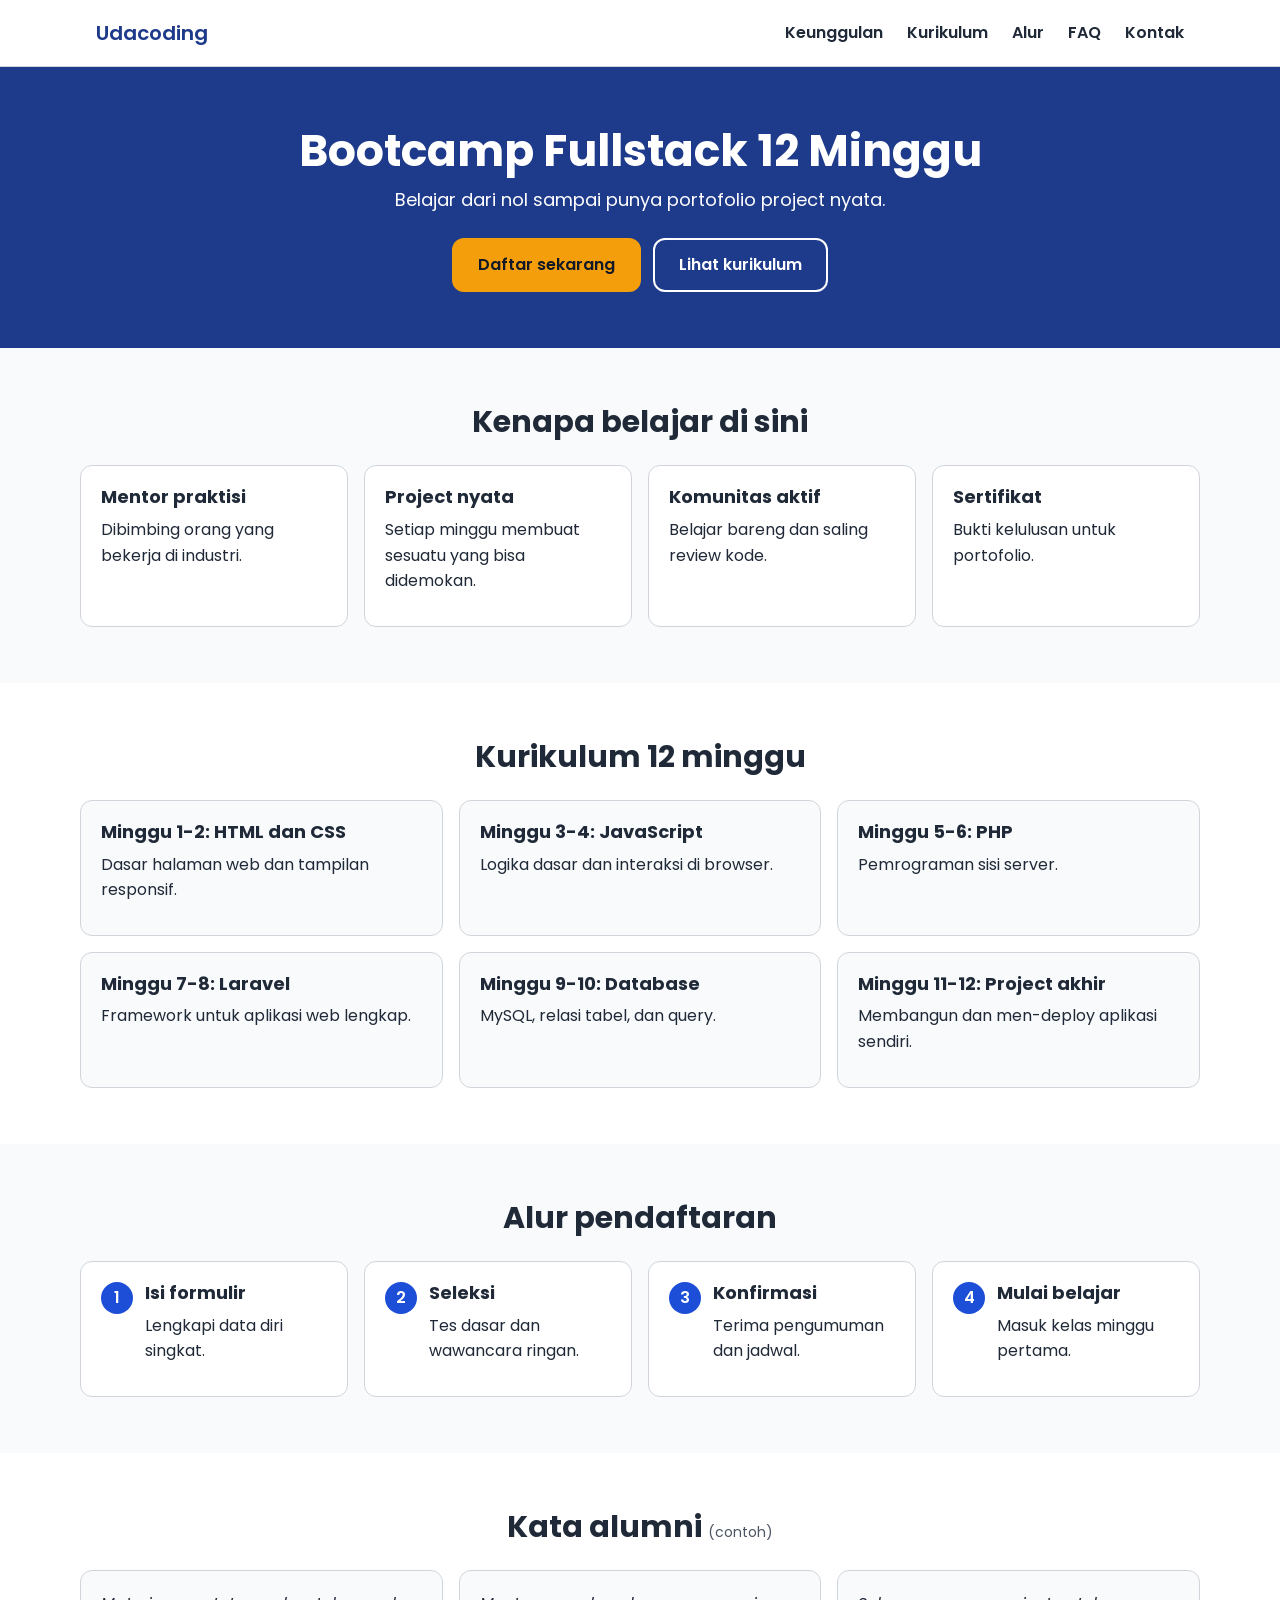
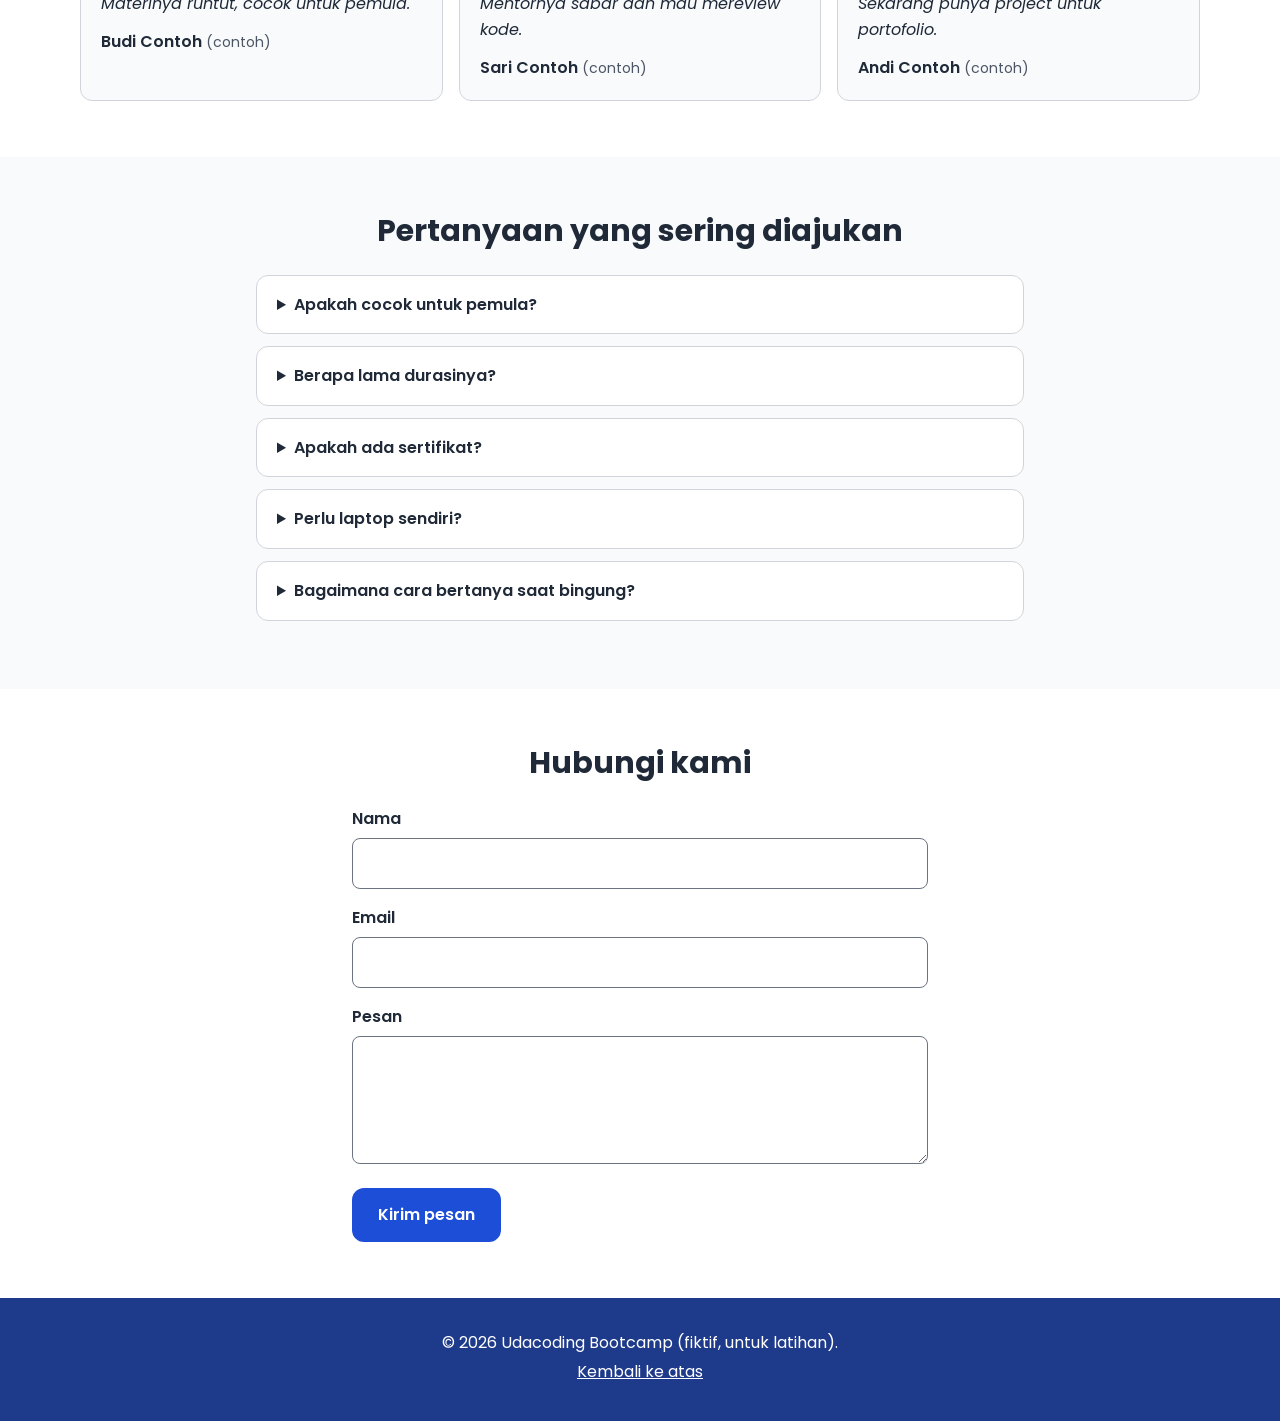
<file: minggu-1/landing-page/index.html>
<!DOCTYPE html>
<html lang="id">
<head>
  <meta charset="UTF-8">
  <meta name="viewport" content="width=device-width, initial-scale=1.0">
  <meta name="description" content="Landing page fiktif Udacoding Bootcamp Fullstack 12 Minggu.">
  <title>Udacoding Bootcamp Fullstack 12 Minggu</title>

  <!-- Google Fonts (ganti Poppins kalau mau font lain) -->
  <link rel="preconnect" href="https://fonts.googleapis.com">
  <link rel="preconnect" href="https://fonts.gstatic.com" crossorigin>
  <link href="https://fonts.googleapis.com/css2?family=Poppins:wght@400;600&display=swap" rel="stylesheet">

  <!-- CSS di file terpisah -->
  <link rel="stylesheet" href="style.css">
</head>
<body>

  <!-- ========== NAVBAR ========== -->
  <header class="header">
    <nav class="navbar" aria-label="Navigasi utama">
      <a href="#beranda" class="logo">Udacoding</a>

      <!-- Hamburger tanpa JavaScript: checkbox + label -->
      <input type="checkbox" id="menu-toggle" class="menu-toggle">
      <label for="menu-toggle" class="hamburger" aria-label="Buka menu">&#9776;</label>

      <ul class="menu">
        <li><a href="#keunggulan">Keunggulan</a></li>
        <li><a href="#kurikulum">Kurikulum</a></li>
        <li><a href="#alur">Alur</a></li>
        <li><a href="#faq">FAQ</a></li>
        <li><a href="#kontak">Kontak</a></li>
      </ul>
    </nav>
  </header>

  <main>

    <!-- ========== HERO (satu-satunya H1) ========== -->
    <section id="beranda" class="hero">
      <h1>Bootcamp Fullstack 12 Minggu</h1>
      <p>Belajar dari nol sampai punya portofolio project nyata.</p>
      <div class="hero-cta">
        <a href="#kontak" class="btn btn-utama">Daftar sekarang</a>
        <a href="#kurikulum" class="btn btn-sekunder">Lihat kurikulum</a>
      </div>
    </section>

    <!-- ========== 4 CARD KEUNGGULAN (Flexbox) ========== -->
    <section id="keunggulan" class="keunggulan">
      <h2>Kenapa belajar di sini</h2>
      <div class="keunggulan-list">
        <article class="card">
          <h3>Mentor praktisi</h3>
          <p>Dibimbing orang yang bekerja di industri.</p>
        </article>
        <article class="card">
          <h3>Project nyata</h3>
          <p>Setiap minggu membuat sesuatu yang bisa didemokan.</p>
        </article>
        <article class="card">
          <h3>Komunitas aktif</h3>
          <p>Belajar bareng dan saling review kode.</p>
        </article>
        <article class="card">
          <h3>Sertifikat</h3>
          <p>Bukti kelulusan untuk portofolio.</p>
        </article>
      </div>
    </section>

    <!-- ========== 6 CARD KURIKULUM (CSS Grid: 3/2/1 kolom) ========== -->
    <section id="kurikulum" class="kurikulum">
      <h2>Kurikulum 12 minggu</h2>
      <div class="kurikulum-grid">
        <article class="card">
          <h3>Minggu 1-2: HTML dan CSS</h3>
          <p>Dasar halaman web dan tampilan responsif.</p>
        </article>
        <article class="card">
          <h3>Minggu 3-4: JavaScript</h3>
          <p>Logika dasar dan interaksi di browser.</p>
        </article>
        <article class="card">
          <h3>Minggu 5-6: PHP</h3>
          <p>Pemrograman sisi server.</p>
        </article>
        <article class="card">
          <h3>Minggu 7-8: Laravel</h3>
          <p>Framework untuk aplikasi web lengkap.</p>
        </article>
        <article class="card">
          <h3>Minggu 9-10: Database</h3>
          <p>MySQL, relasi tabel, dan query.</p>
        </article>
        <article class="card">
          <h3>Minggu 11-12: Project akhir</h3>
          <p>Membangun dan men-deploy aplikasi sendiri.</p>
        </article>
      </div>
    </section>

    <!-- ========== ALUR PENDAFTARAN (4 langkah) ========== -->
    <section id="alur" class="alur">
      <h2>Alur pendaftaran</h2>
      <ol class="alur-list">
        <li><h3>Isi formulir</h3><p>Lengkapi data diri singkat.</p></li>
        <li><h3>Seleksi</h3><p>Tes dasar dan wawancara ringan.</p></li>
        <li><h3>Konfirmasi</h3><p>Terima pengumuman dan jadwal.</p></li>
        <li><h3>Mulai belajar</h3><p>Masuk kelas minggu pertama.</p></li>
      </ol>
    </section>

    <!-- ========== 3 TESTIMONI (nama fiktif, label "contoh") ========== -->
    <section id="testimoni" class="testimoni">
      <h2>Kata alumni <span class="label-contoh">(contoh)</span></h2>
      <div class="testimoni-list">
        <figure class="card">
          <blockquote>Materinya runtut, cocok untuk pemula.</blockquote>
          <figcaption>Budi Contoh <span class="label-contoh">(contoh)</span></figcaption>
        </figure>
        <figure class="card">
          <blockquote>Mentornya sabar dan mau mereview kode.</blockquote>
          <figcaption>Sari Contoh <span class="label-contoh">(contoh)</span></figcaption>
        </figure>
        <figure class="card">
          <blockquote>Sekarang punya project untuk portofolio.</blockquote>
          <figcaption>Andi Contoh <span class="label-contoh">(contoh)</span></figcaption>
        </figure>
      </div>
    </section>

    <!-- ========== FAQ (details dan summary, minimal 5) ========== -->
    <section id="faq" class="faq">
      <h2>Pertanyaan yang sering diajukan</h2>
      <details>
        <summary>Apakah cocok untuk pemula?</summary>
        <p>Ya, materi dimulai dari dasar.</p>
      </details>
      <details>
        <summary>Berapa lama durasinya?</summary>
        <p>12 minggu.</p>
      </details>
      <details>
        <summary>Apakah ada sertifikat?</summary>
        <p>Ada, setelah menyelesaikan project akhir.</p>
      </details>
      <details>
        <summary>Perlu laptop sendiri?</summary>
        <p>Ya, dengan spesifikasi standar sudah cukup.</p>
      </details>
      <details>
        <summary>Bagaimana cara bertanya saat bingung?</summary>
        <p>Lewat grup komunitas dan sesi tanya jawab mentor.</p>
      </details>
    </section>

    <!-- ========== FORM KONTAK (validasi HTML5) ========== -->
    <section id="kontak" class="kontak">
      <h2>Hubungi kami</h2>
      <form action="#" method="post" class="form">
        <div class="form-group">
          <label for="nama">Nama</label>
          <input type="text" id="nama" name="nama" required minlength="3" autocomplete="name">
        </div>
        <div class="form-group">
          <label for="email">Email</label>
          <input type="email" id="email" name="email" required autocomplete="email">
        </div>
        <div class="form-group">
          <label for="pesan">Pesan</label>
          <textarea id="pesan" name="pesan" rows="4" required minlength="10"></textarea>
        </div>
        <button type="submit" class="btn btn-utama">Kirim pesan</button>
      </form>
    </section>

  </main>

  <!-- ========== FOOTER ========== -->
  <footer class="footer">
    <p>&copy; 2026 Udacoding Bootcamp (fiktif, untuk latihan).</p>
    <p><a href="#beranda">Kembali ke atas</a></p>
  </footer>

</body>
</html>
</file>
<file: minggu-1/landing-page/style.css>
/* ==========================================================
   1. VARIABLES (ganti nilai di sini, seluruh halaman ikut berubah)
   ========================================================== */
:root {
  --warna-utama: #1d4ed8;
  --warna-utama-gelap: #1e3a8a;
  --warna-aksen: #f59e0b;
  --warna-teks: #1f2937;
  --warna-teks-redup: #4b5563;
  --warna-latar: #f8fafc;
  --warna-putih: #ffffff;
  --warna-garis: #d1d5db;

  --font-utama: "Poppins", system-ui, sans-serif;
  --radius: 0.75rem;
  --jarak: 1rem;
  --lebar-maks: 70rem;
}

/* ==========================================================
   2. RESET DAN DASAR
   ========================================================== */
*,
*::before,
*::after {
  box-sizing: border-box;
}

html {
  scroll-behavior: smooth;
  scroll-padding-top: 4.5rem; /* supaya judul tidak tertutup navbar sticky */
}

@media (prefers-reduced-motion: reduce) {
  html { scroll-behavior: auto; }
}

body {
  margin: 0;
  font-family: var(--font-utama);
  font-size: 1rem;
  line-height: 1.6;
  color: var(--warna-teks);
  background: var(--warna-latar);
}

img { max-width: 100%; height: auto; }

h1, h2, h3 { line-height: 1.25; margin: 0 0 0.5rem; }
h1 { font-size: 2rem; }
h2 { font-size: 1.5rem; text-align: center; margin-bottom: 1.5rem; }
h3 { font-size: 1.125rem; }
p  { margin: 0 0 0.75rem; }

a { color: var(--warna-utama); }

/* Fokus keyboard terlihat jelas (penting untuk Accessibility) */
a:focus-visible,
button:focus-visible,
summary:focus-visible,
input:focus-visible,
textarea:focus-visible {
  outline: 3px solid var(--warna-aksen);
  outline-offset: 2px;
}

/* Padding kiri-kanan section: rapi di mobile, terpusat di layar lebar */
main > section {
  padding: 3rem max(var(--jarak), calc((100% - var(--lebar-maks)) / 2));
}

/* ==========================================================
   3. KOMPONEN UMUM: tombol dan card
   ========================================================== */
.btn {
  display: inline-block;
  padding: 0.75rem 1.5rem;
  border: 2px solid var(--warna-utama);
  border-radius: var(--radius);
  font: inherit;
  font-weight: 600;
  text-align: center;
  text-decoration: none;
  cursor: pointer;
}

.btn-utama {
  background: var(--warna-utama);
  color: var(--warna-putih);
}
.btn-utama:hover { background: var(--warna-utama-gelap); border-color: var(--warna-utama-gelap); }

.btn-sekunder {
  background: transparent;
  color: var(--warna-utama);
}
.btn-sekunder:hover { background: var(--warna-utama); color: var(--warna-putih); }

.card {
  margin: 0;
  padding: 1.25rem;
  background: var(--warna-putih);
  border: 1px solid var(--warna-garis);
  border-radius: var(--radius);
}

.label-contoh {
  font-size: 0.875rem;
  font-weight: 400;
  color: var(--warna-teks-redup);
}

/* ==========================================================
   4. NAVBAR STICKY + HAMBURGER (mobile dulu)
   ========================================================== */
.header {
  position: sticky;
  top: 0;
  z-index: 100;
  background: var(--warna-putih);
  border-bottom: 1px solid var(--warna-garis);
}

.navbar {
  display: flex;
  flex-wrap: wrap;
  align-items: center;
  justify-content: space-between;
  max-width: var(--lebar-maks);
  margin: 0 auto;
  padding: 0.75rem var(--jarak);
}

.logo {
  font-size: 1.25rem;
  font-weight: 600;
  color: var(--warna-utama-gelap);
  text-decoration: none;
}

/* Checkbox disembunyikan secara visual, tapi tetap bisa difokus keyboard */
.menu-toggle {
  position: absolute;
  opacity: 0;
  pointer-events: none;
}

.hamburger {
  padding: 0.25rem 0.75rem;
  font-size: 1.5rem;
  line-height: 1;
  border: 1px solid var(--warna-garis);
  border-radius: 0.5rem;
  cursor: pointer;
}
.menu-toggle:focus-visible + .hamburger {
  outline: 3px solid var(--warna-aksen);
  outline-offset: 2px;
}

.menu {
  display: none;            /* mobile: menu tersembunyi */
  flex-direction: column;
  width: 100%;
  margin: 0.75rem 0 0;
  padding: 0;
  list-style: none;
}
.menu-toggle:checked ~ .menu { display: flex; }  /* checkbox dicentang: menu muncul */

.menu a {
  display: block;
  padding: 0.75rem 0;
  color: var(--warna-teks);
  font-weight: 600;
  text-decoration: none;
  border-top: 1px solid var(--warna-garis);
}
.menu a:hover { color: var(--warna-utama); }

/* ==========================================================
   5. HERO
   ========================================================== */
.hero {
  text-align: center;
  background: var(--warna-utama-gelap);
  color: var(--warna-putih);
}
.hero p {
  max-width: 36rem;
  margin: 0 auto 1.5rem;
  font-size: 1.125rem;
}
.hero-cta {
  display: flex;
  flex-direction: column;   /* mobile: tombol bertumpuk */
  gap: 0.75rem;
}
.hero .btn-utama {
  background: var(--warna-aksen);
  border-color: var(--warna-aksen);
  color: #111827;
}
.hero .btn-utama:hover { background: #fbbf24; border-color: #fbbf24; }
.hero .btn-sekunder {
  color: var(--warna-putih);
  border-color: var(--warna-putih);
}
.hero .btn-sekunder:hover { background: var(--warna-putih); color: var(--warna-utama-gelap); }

/* ==========================================================
   6. KEUNGGULAN (FLEXBOX)
   ========================================================== */
.keunggulan-list {
  display: flex;
  flex-wrap: wrap;
  gap: var(--jarak);
}
.keunggulan-list .card {
  flex: 1 1 100%;           /* mobile: 1 card per baris */
}

/* ==========================================================
   7. KURIKULUM (CSS GRID: 1 / 2 / 3 kolom)
   ========================================================== */
.kurikulum { background: var(--warna-putih); }
.kurikulum .card { background: var(--warna-latar); }

.kurikulum-grid {
  display: grid;
  grid-template-columns: 1fr;   /* mobile: 1 kolom */
  gap: var(--jarak);
}

/* ==========================================================
   8. ALUR PENDAFTARAN
   ========================================================== */
.alur-list {
  display: grid;
  grid-template-columns: 1fr;
  gap: var(--jarak);
  margin: 0;
  padding: 0;
  list-style: none;
  counter-reset: langkah;
}
.alur-list li {
  position: relative;
  padding: 1.25rem 1.25rem 1.25rem 4rem;
  background: var(--warna-putih);
  border: 1px solid var(--warna-garis);
  border-radius: var(--radius);
  counter-increment: langkah;
}
.alur-list li::before {
  content: counter(langkah);
  position: absolute;
  top: 1.25rem;
  left: 1.25rem;
  display: flex;
  align-items: center;
  justify-content: center;
  width: 2rem;
  height: 2rem;
  font-weight: 600;
  color: var(--warna-putih);
  background: var(--warna-utama);
  border-radius: 50%;
}

/* ==========================================================
   9. TESTIMONI
   ========================================================== */
.testimoni { background: var(--warna-putih); }
.testimoni .card { background: var(--warna-latar); }

.testimoni-list {
  display: grid;
  grid-template-columns: 1fr;
  gap: var(--jarak);
}
.testimoni blockquote { margin: 0 0 0.75rem; font-style: italic; }
.testimoni figcaption { font-weight: 600; }

/* ==========================================================
   10. FAQ
   ========================================================== */
.faq details {
  max-width: 48rem;
  margin: 0 auto 0.75rem;
  background: var(--warna-putih);
  border: 1px solid var(--warna-garis);
  border-radius: var(--radius);
}
.faq summary {
  padding: 1rem 1.25rem;
  font-weight: 600;
  cursor: pointer;
}
.faq details[open] summary { border-bottom: 1px solid var(--warna-garis); }
.faq details p { margin: 0; padding: 1rem 1.25rem; }

/* ==========================================================
   11. FORM KONTAK
   ========================================================== */
.kontak { background: var(--warna-putih); }

.form {
  max-width: 36rem;
  margin: 0 auto;
}
.form-group { margin-bottom: 1rem; }
.form-group label {
  display: block;
  margin-bottom: 0.375rem;
  font-weight: 600;
}
.form-group input,
.form-group textarea {
  width: 100%;
  padding: 0.75rem;
  font: inherit;
  color: var(--warna-teks);
  background: var(--warna-putih);
  border: 1px solid #6b7280;
  border-radius: 0.5rem;
}
.form-group input:user-invalid,
.form-group textarea:user-invalid {
  border-color: #b91c1c;
}

/* ==========================================================
   12. FOOTER
   ========================================================== */
.footer {
  padding: 2rem var(--jarak);
  text-align: center;
  color: var(--warna-putih);
  background: var(--warna-utama-gelap);
}
.footer p { margin: 0 0 0.25rem; }
.footer a { color: var(--warna-putih); }

/* ==========================================================
   MEDIA QUERY (mobile-first: pakai min-width)
   ========================================================== */

/* ---------- 576px: HP besar ---------- */
@media (min-width: 576px) {
  main > section { padding-block: 3.5rem; }

  .hero-cta {
    flex-direction: row;       /* tombol hero berdampingan */
    justify-content: center;
  }

  .keunggulan-list .card {
    flex: 1 1 calc(50% - 0.5rem);   /* 2 card per baris */
  }

  .alur-list { grid-template-columns: repeat(2, 1fr); }
}

/* ---------- 768px: tablet ---------- */
@media (min-width: 768px) {
  h1 { font-size: 2.75rem; }
  h2 { font-size: 1.875rem; }

  .kurikulum-grid { grid-template-columns: repeat(2, 1fr); }   /* 2 kolom */
  .testimoni-list { grid-template-columns: repeat(3, 1fr); }
}

/* ---------- 992px: desktop ---------- */
@media (min-width: 992px) {
  /* Navbar penuh, hamburger hilang */
  .hamburger { display: none; }
  .menu {
    display: flex;
    flex-direction: row;
    width: auto;
    margin: 0;
    gap: 1.5rem;
  }
  .menu a { padding: 0.5rem 0; border-top: 0; }

  .keunggulan-list .card { flex: 1 1 0; }          /* 4 card sebaris */
  .kurikulum-grid { grid-template-columns: repeat(3, 1fr); }   /* 3 kolom */
  .alur-list { grid-template-columns: repeat(4, 1fr); }
}
</file>
